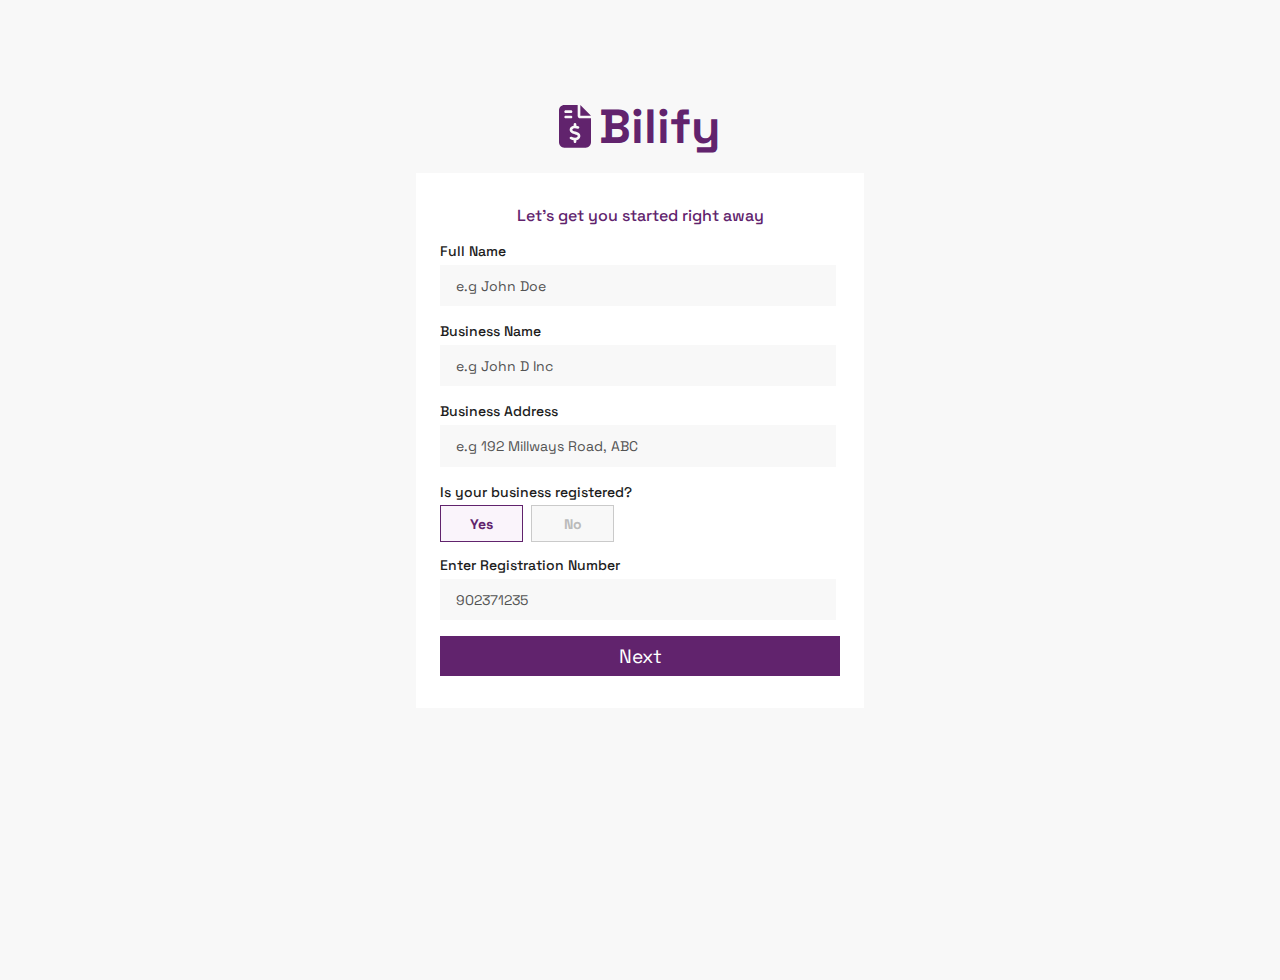
<file: index.html>
<!DOCTYPE html>
<html lang="en">
  <head>
    <meta charset="UTF-8" />
    <meta http-equiv="X-UA-Compatible" content="IE=edge" />
    <meta name="viewport" content="width=device-width, initial-scale=1.0" />
    <title>Billify</title>
    <link rel="stylesheet" href="style.css" />
    <script src="script.js" defer></script>
  </head>
  <body>
    <div class="brand">
      <svg xmlns="http://www.w3.org/2000/svg" viewBox="0 0 384 512">
        <path
          d="M64 0C28.7 0 0 28.7 0 64V448c0 35.3 28.7 64 64 64H320c35.3 0 64-28.7 64-64V160H256c-17.7 0-32-14.3-32-32V0H64zM256 0V128H384L256 0zM64 80c0-8.8 7.2-16 16-16h64c8.8 0 16 7.2 16 16s-7.2 16-16 16H80c-8.8 0-16-7.2-16-16zm0 64c0-8.8 7.2-16 16-16h64c8.8 0 16 7.2 16 16s-7.2 16-16 16H80c-8.8 0-16-7.2-16-16zm128 72c8.8 0 16 7.2 16 16v17.3c8.5 1.2 16.7 3.1 24.1 5.1c8.5 2.3 13.6 11 11.3 19.6s-11 13.6-19.6 11.3c-11.1-3-22-5.2-32.1-5.3c-8.4-.1-17.4 1.8-23.6 5.5c-5.7 3.4-8.1 7.3-8.1 12.8c0 3.7 1.3 6.5 7.3 10.1c6.9 4.1 16.6 7.1 29.2 10.9l.5 .1 0 0 0 0c11.3 3.4 25.3 7.6 36.3 14.6c12.1 7.6 22.4 19.7 22.7 38.2c.3 19.3-9.6 33.3-22.9 41.6c-7.7 4.8-16.4 7.6-25.1 9.1V440c0 8.8-7.2 16-16 16s-16-7.2-16-16V422.2c-11.2-2.1-21.7-5.7-30.9-8.9l0 0 0 0c-2.1-.7-4.2-1.4-6.2-2.1c-8.4-2.8-12.9-11.9-10.1-20.2s11.9-12.9 20.2-10.1c2.5 .8 4.8 1.6 7.1 2.4l0 0 0 0 0 0c13.6 4.6 24.6 8.4 36.3 8.7c9.1 .3 17.9-1.7 23.7-5.3c5.1-3.2 7.9-7.3 7.8-14c-.1-4.6-1.8-7.8-7.7-11.6c-6.8-4.3-16.5-7.4-29-11.2l-1.6-.5 0 0c-11-3.3-24.3-7.3-34.8-13.7c-12-7.2-22.6-18.9-22.7-37.3c-.1-19.4 10.8-32.8 23.8-40.5c7.5-4.4 15.8-7.2 24.1-8.7V232c0-8.8 7.2-16 16-16z"
        />
      </svg>

	  <span>Bilify</span>
    </div>

	<div class="form__container">
		<div class="form__header">Let's get you started right away</div>

		<form action="index_bank.html" class="onboarding">
			<div class="form__item">
				<label for="FullName">Full Name</label>
				<input class="input" type="text" id="" name="FullName" placeholder="e.g John Doe">
			</div>
			<div class="form__item">
				<label for="businessNames">Business Name</label>
				<input class="input" type="text" id="" name="businessNames" placeholder="e.g John D Inc">
			</div>
			<div class="form__item">
				<label for="businessAddress">Business Address</label>
				<input class="input" type="text" id="" name="businessAddress" placeholder="e.g 192 Millways Road, ABC">
			</div>
			<div class="form__item">
				<label for="businessIsRegistered">Is your business registered?</label>
				<div class="form__option">
					<div class="option yes active">Yes</div>
					<div class="option no">No</div>
				</div>
			</div>
			<div class="form__item businessReg">
				<label for="businessRegisteration">Enter Registration Number</label>
				<input class="input" type="text" id="" name="Registeration" placeholder="902371235">
			</div>

			<button type="submit" class="submit">Next</button>
		  </form> 
	</div>
  </body>
</html>
</file>
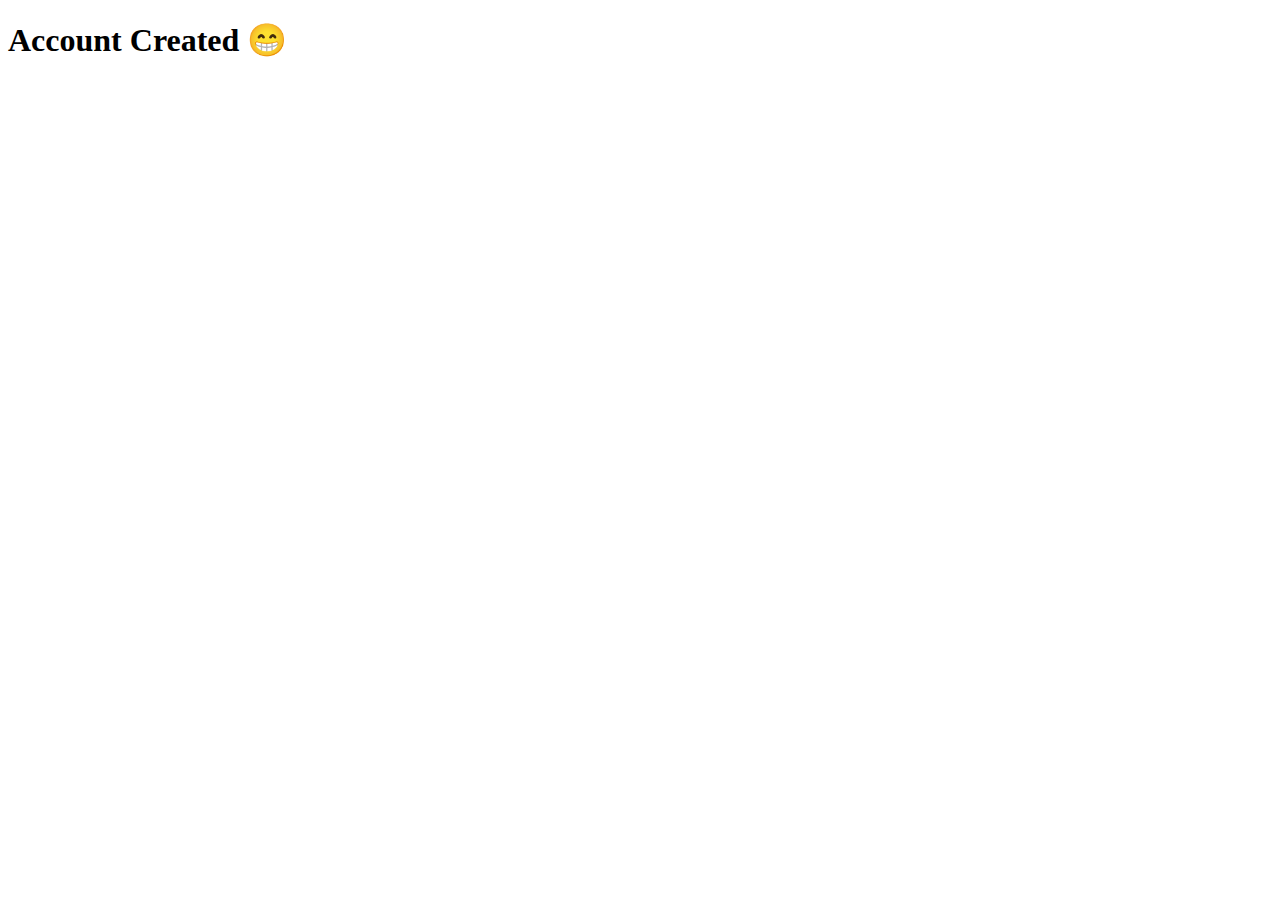
<file: done.html>
<!DOCTYPE html>
<html lang="en">
<head>
    <meta charset="UTF-8">
    <meta name="viewport" content="width=device-width, initial-scale=1.0">
    <title>Document</title>
</head>
<body>
    <h1>Account Created 😁</h1>
</body>
</html>
</file>
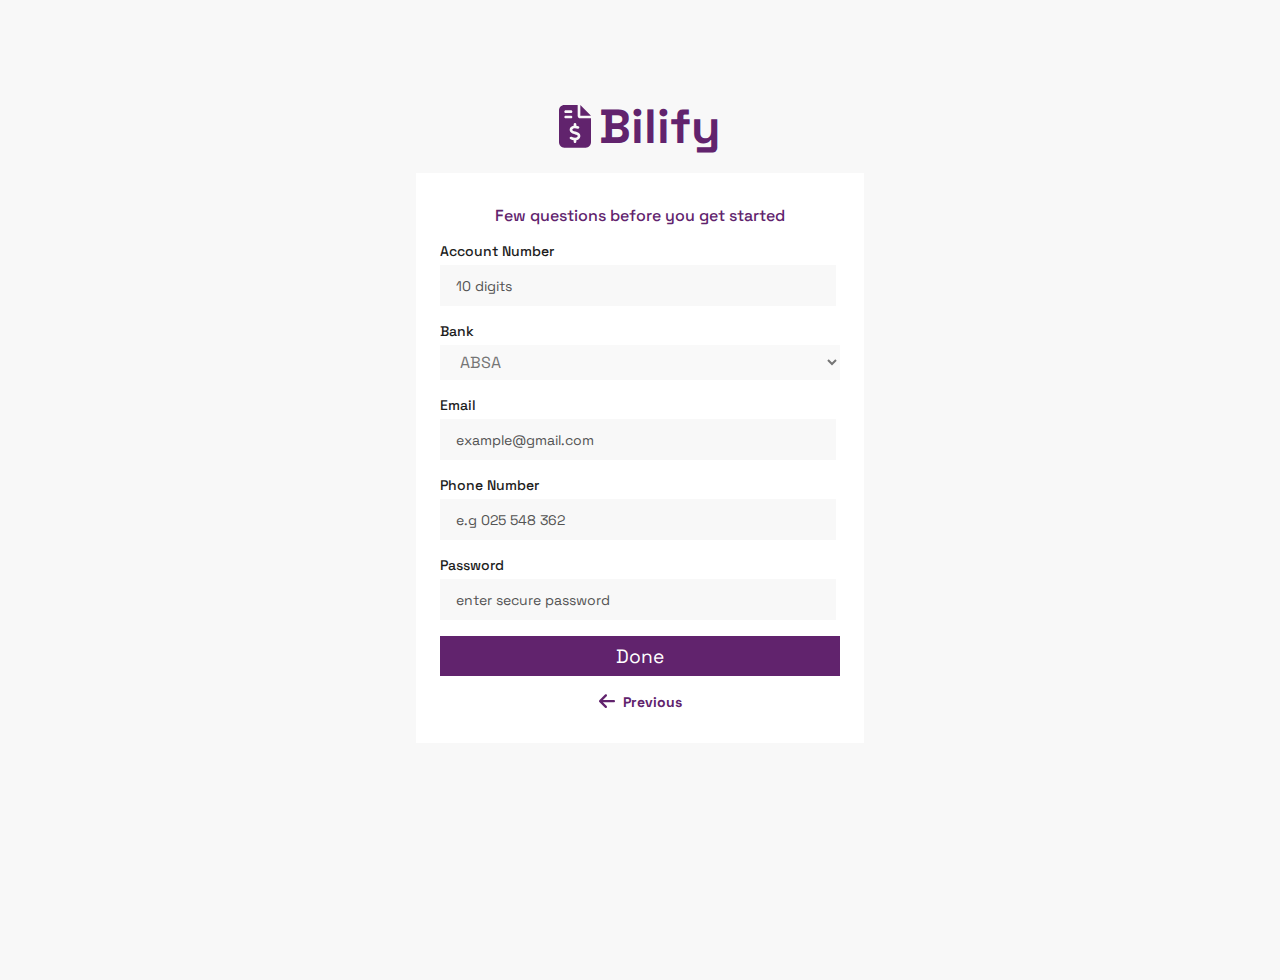
<file: index_bank.html>
<!DOCTYPE html>
<html lang="en">
  <head>
    <meta charset="UTF-8" />
    <meta http-equiv="X-UA-Compatible" content="IE=edge" />
    <meta name="viewport" content="width=device-width, initial-scale=1.0" />
    <title>Billify</title>
    <link rel="stylesheet" href="style.css" />
    <script src="script.js" defer></script>
  </head>
  <body>
    <div class="brand">
      <svg xmlns="http://www.w3.org/2000/svg" viewBox="0 0 384 512">
        <path
          d="M64 0C28.7 0 0 28.7 0 64V448c0 35.3 28.7 64 64 64H320c35.3 0 64-28.7 64-64V160H256c-17.7 0-32-14.3-32-32V0H64zM256 0V128H384L256 0zM64 80c0-8.8 7.2-16 16-16h64c8.8 0 16 7.2 16 16s-7.2 16-16 16H80c-8.8 0-16-7.2-16-16zm0 64c0-8.8 7.2-16 16-16h64c8.8 0 16 7.2 16 16s-7.2 16-16 16H80c-8.8 0-16-7.2-16-16zm128 72c8.8 0 16 7.2 16 16v17.3c8.5 1.2 16.7 3.1 24.1 5.1c8.5 2.3 13.6 11 11.3 19.6s-11 13.6-19.6 11.3c-11.1-3-22-5.2-32.1-5.3c-8.4-.1-17.4 1.8-23.6 5.5c-5.7 3.4-8.1 7.3-8.1 12.8c0 3.7 1.3 6.5 7.3 10.1c6.9 4.1 16.6 7.1 29.2 10.9l.5 .1 0 0 0 0c11.3 3.4 25.3 7.6 36.3 14.6c12.1 7.6 22.4 19.7 22.7 38.2c.3 19.3-9.6 33.3-22.9 41.6c-7.7 4.8-16.4 7.6-25.1 9.1V440c0 8.8-7.2 16-16 16s-16-7.2-16-16V422.2c-11.2-2.1-21.7-5.7-30.9-8.9l0 0 0 0c-2.1-.7-4.2-1.4-6.2-2.1c-8.4-2.8-12.9-11.9-10.1-20.2s11.9-12.9 20.2-10.1c2.5 .8 4.8 1.6 7.1 2.4l0 0 0 0 0 0c13.6 4.6 24.6 8.4 36.3 8.7c9.1 .3 17.9-1.7 23.7-5.3c5.1-3.2 7.9-7.3 7.8-14c-.1-4.6-1.8-7.8-7.7-11.6c-6.8-4.3-16.5-7.4-29-11.2l-1.6-.5 0 0c-11-3.3-24.3-7.3-34.8-13.7c-12-7.2-22.6-18.9-22.7-37.3c-.1-19.4 10.8-32.8 23.8-40.5c7.5-4.4 15.8-7.2 24.1-8.7V232c0-8.8 7.2-16 16-16z"
        />
      </svg>

      <span>Bilify</span>
    </div>

    <div class="form__container">
      <div class="form__header">Few questions before you get started</div>

      <form action="login.html" class="onboarding">
        <div class="form__item">
          <label for="AccountNumber">Account Number</label>
          <input
            class="input"
            type="text"
            id=""
            name="AccountNumber"
            placeholder="10 digits"
          />
        </div>
        <div class="form__item">
          <label for="Bank">Bank</label>
          <select class="form__select">
            <option value="absa">ABSA</option>
            <option value="fnb">FNB</option>
            <option value="standard_bank">Standard Bank</option>
            <option value="nedbank">Nedbank</option>
          </select>
        </div>

        <div class="form__item">
          <label for="email">Email</label>
          <input class="input" type="text" id="" name="email" placeholder="example@gmail.com">
        </div>
        <div class="form__item">
          <label for="phoneNumber">Phone Number</label>
          <input class="input" type="text" id="" name="phoneNumber" placeholder="e.g 025 548 362">
        </div>
  
        <div class="form__item">
          <label for="password">Password</label>
          <input class="input" type="password" id="" name="password" placeholder="enter secure password">
        </div>


        <button type="submit" class="submit">Done</button>

        <a href="index.html" class="back">
          <svg xmlns="http://www.w3.org/2000/svg" viewBox="0 0 448 512">
            <path
              d="M9.4 233.4c-12.5 12.5-12.5 32.8 0 45.3l160 160c12.5 12.5 32.8 12.5 45.3 0s12.5-32.8 0-45.3L109.2 288 416 288c17.7 0 32-14.3 32-32s-14.3-32-32-32l-306.7 0L214.6 118.6c12.5-12.5 12.5-32.8 0-45.3s-32.8-12.5-45.3 0l-160 160z"
            />
          </svg>
          Previous
        </a>
      </form>
    </div>
  </body>
</html>
</file>
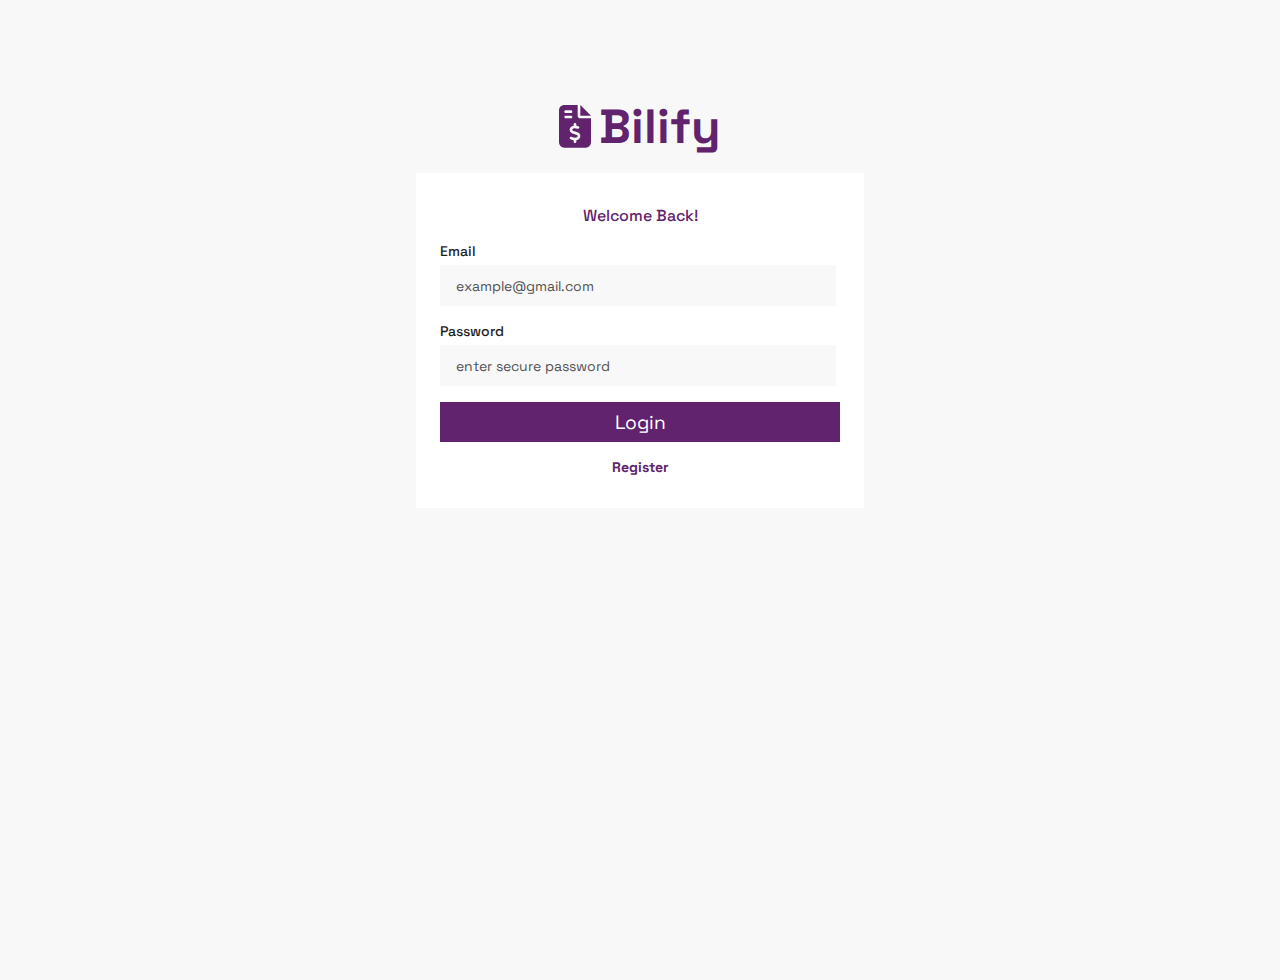
<file: login.html>
<!DOCTYPE html>
<html lang="en">
  <head>
    <meta charset="UTF-8" />
    <meta http-equiv="X-UA-Compatible" content="IE=edge" />
    <meta name="viewport" content="width=device-width, initial-scale=1.0" />
    <title>Billify</title>
    <link rel="stylesheet" href="style.css" />
    <script src="script.js" defer></script>
  </head>
  <body>
    <div class="brand">
      <svg xmlns="http://www.w3.org/2000/svg" viewBox="0 0 384 512">
        <path
          d="M64 0C28.7 0 0 28.7 0 64V448c0 35.3 28.7 64 64 64H320c35.3 0 64-28.7 64-64V160H256c-17.7 0-32-14.3-32-32V0H64zM256 0V128H384L256 0zM64 80c0-8.8 7.2-16 16-16h64c8.8 0 16 7.2 16 16s-7.2 16-16 16H80c-8.8 0-16-7.2-16-16zm0 64c0-8.8 7.2-16 16-16h64c8.8 0 16 7.2 16 16s-7.2 16-16 16H80c-8.8 0-16-7.2-16-16zm128 72c8.8 0 16 7.2 16 16v17.3c8.5 1.2 16.7 3.1 24.1 5.1c8.5 2.3 13.6 11 11.3 19.6s-11 13.6-19.6 11.3c-11.1-3-22-5.2-32.1-5.3c-8.4-.1-17.4 1.8-23.6 5.5c-5.7 3.4-8.1 7.3-8.1 12.8c0 3.7 1.3 6.5 7.3 10.1c6.9 4.1 16.6 7.1 29.2 10.9l.5 .1 0 0 0 0c11.3 3.4 25.3 7.6 36.3 14.6c12.1 7.6 22.4 19.7 22.7 38.2c.3 19.3-9.6 33.3-22.9 41.6c-7.7 4.8-16.4 7.6-25.1 9.1V440c0 8.8-7.2 16-16 16s-16-7.2-16-16V422.2c-11.2-2.1-21.7-5.7-30.9-8.9l0 0 0 0c-2.1-.7-4.2-1.4-6.2-2.1c-8.4-2.8-12.9-11.9-10.1-20.2s11.9-12.9 20.2-10.1c2.5 .8 4.8 1.6 7.1 2.4l0 0 0 0 0 0c13.6 4.6 24.6 8.4 36.3 8.7c9.1 .3 17.9-1.7 23.7-5.3c5.1-3.2 7.9-7.3 7.8-14c-.1-4.6-1.8-7.8-7.7-11.6c-6.8-4.3-16.5-7.4-29-11.2l-1.6-.5 0 0c-11-3.3-24.3-7.3-34.8-13.7c-12-7.2-22.6-18.9-22.7-37.3c-.1-19.4 10.8-32.8 23.8-40.5c7.5-4.4 15.8-7.2 24.1-8.7V232c0-8.8 7.2-16 16-16z"
        />
      </svg>

      <span>Bilify</span>
    </div>

    <div class="form__container">
      <div class="form__header">Welcome Back!</div>

      <form action="done.html" class="onboarding">
        <div class="form__item">
            <label for="email">Email</label>
            <input class="input" type="text" id="" name="email" placeholder="example@gmail.com">
          </div>
    
          <div class="form__item">
            <label for="password">Password</label>
            <input class="input" type="password" id="" name="password" placeholder="enter secure password">
          </div>
  

    
        <button type="submit" class="submit">Login</button>

        <a href="index.html" class="back">
         Register
        </a>
      </form>
    </div>
  </body>
</html>
</file>
<file: style.css>
* {
  margin: 0px;
  padding: 0px;
}

@font-face {
  font-family: font;
  src: url(font/SpaceGrotesk-VariableFont_wght.ttf);
}

:root {
  --primary: #61236d;

  --secondary: #c140d7;
  --secondary-: #470852;

  --secondary--: #faf4fb;

  --gray: #262626;
  --gray-: #535353;
  --gray--: #f8f8f8;
  --gray---: #f4f4f4;

  --white: #ffffff;

  --dark: #1d1d1d;
}

body {
  font-family: font;

  width: 100%;
  height: 100vh;

  background: var(--gray--);

  display: flex;
  align-items: center;
  padding-top: 5rem;

  flex-direction: column;
}

.back {
  width: 100%;
  text-align: center;
  padding: 1rem 0 0 0;

  display: flex;
  justify-content: center;
  align-items: center;
  gap: 0.5rem;
  font-size: 14px;
  font-weight: bold;
  color: var(--primary);
  cursor: pointer;

  transition: all 0.1s ease-in-out;
  text-decoration: none;
}

.back:hover {
  color: var(--secondary-);
  text-decoration: underline;

}

.back svg {
  width: 1rem;
  fill: var(--primary);
}
.back:hover svg {
  fill: var(--secondary-);
}

/* Brand  */
.brand {
  display: flex;
  justify-content: center;
  align-items: center;
  gap: 0.5rem;
  cursor: pointer;

  padding: 1rem 0 1rem 0;
  transition: all 0.3s ease-in-out;
}

.brand:hover {
  transform: scale(1.2);
}

.brand svg {
  width: 2rem;
  fill: var(--primary);
}

.brand span {
  font-size: 3rem;
  font-weight: bold;
  color: var(--primary);
}

/* Form Container  */
.form__container {
  width: 100%;
  max-width: 400px;
  height: auto;
  margin: 0 1rem;
  background: var(--white);
  padding: 2rem 1.5rem;
}

/* Form Header  */
.form__header {
  width: 100%;
  text-align: center;

  font-size: 1rem;
  font-weight: 500;
  color: var(--primary);
  padding: 0 0 1rem 0;
}

/* onboarding Form  */
.onboarding {
  position: relative;
  width: 100%;
  height: auto;
}

.form__item {
  display: flex;
  justify-content: flex-start;
  align-items: flex-start;

  flex-direction: column;
  padding: 0 0 1rem 0;
}

.form__item label {
  font-size: 14px;
  color: #1d1d1d;
  font-weight: 500;
  padding: 0 0 0.3rem 0;
}

.form__item .input {
  width: 95%;
  height: 35px;
  outline: none;
  padding: 0.2rem 0 0.2rem 1rem;

  background: var(--gray--);
  border: none;
  font-family: font;
  text-transform: capitalize;
  color: var(--primary);
  font-size: 1rem;
}

.form__item input::placeholder {
  text-transform: none;
  color: var(--gray-);
  font-size: 14px;
}

/* Form Option  */
.form__option {
  width: 100%;
  height: 35px;
  /* background: red; */

  display: flex;
  gap: 0.5rem;
}

.form__option .option {
  width: 65px;
  padding: 0 0.5rem;
  height: 100%;
  /* background: red; */

  border: 1px solid #cacaca;
  background: var(--gray--);
  cursor: pointer;
  color: #bbbbbb;

  display: flex;
  justify-content: center;
  align-items: center;
  font-size: 14px;
  font-weight: bold;

  transition: all 0.2s ease-in-out;
}

.form__option .option:hover {
  border: 1px solid var(--primary);
  background: #faf4fb;
  color: var(--primary);
}

.form__option .option.active {
  border: 1px solid var(--primary);
  background: #faf4fb;
  color: var(--primary);
}

/* Form Select  */
.form__select {
  width: 100%;
  height: 35px;
  outline: none;
  border: none;
  padding: 0.2rem 0 0.2rem 1rem;

  background: var(--gray--);
  font-family: font;
  text-transform: capitalize;
  color: var(--gray-);
  opacity: 0.8;

  font-size: 1rem;
  cursor: pointer;
}

.form__select option {
  background: var(--primary);
  color: var(--white);
  font-family: font;
  cursor: pointer;
}
/* Submit  */
.submit {
  width: 100%;
  height: 40px;
  border: none;

  background: var(--primary);
  color: var(--white);
  font-size: 1.2rem;
  font-family: font;
  cursor: pointer;
  transition: all 0.1s ease-in-out;
}

.submit:hover {
  background: var(--secondary-);
}

@media (max-width: 550px) {
  .form__container {
    max-width: 350px;
  }
}

@media (max-width: 450px) {
  .form__container {
    max-width: 315px;
  }
}

@media (max-width: 375px) {
  .form__container {
    max-width: 265px;
    margin: 0;
  }
}
</file>
